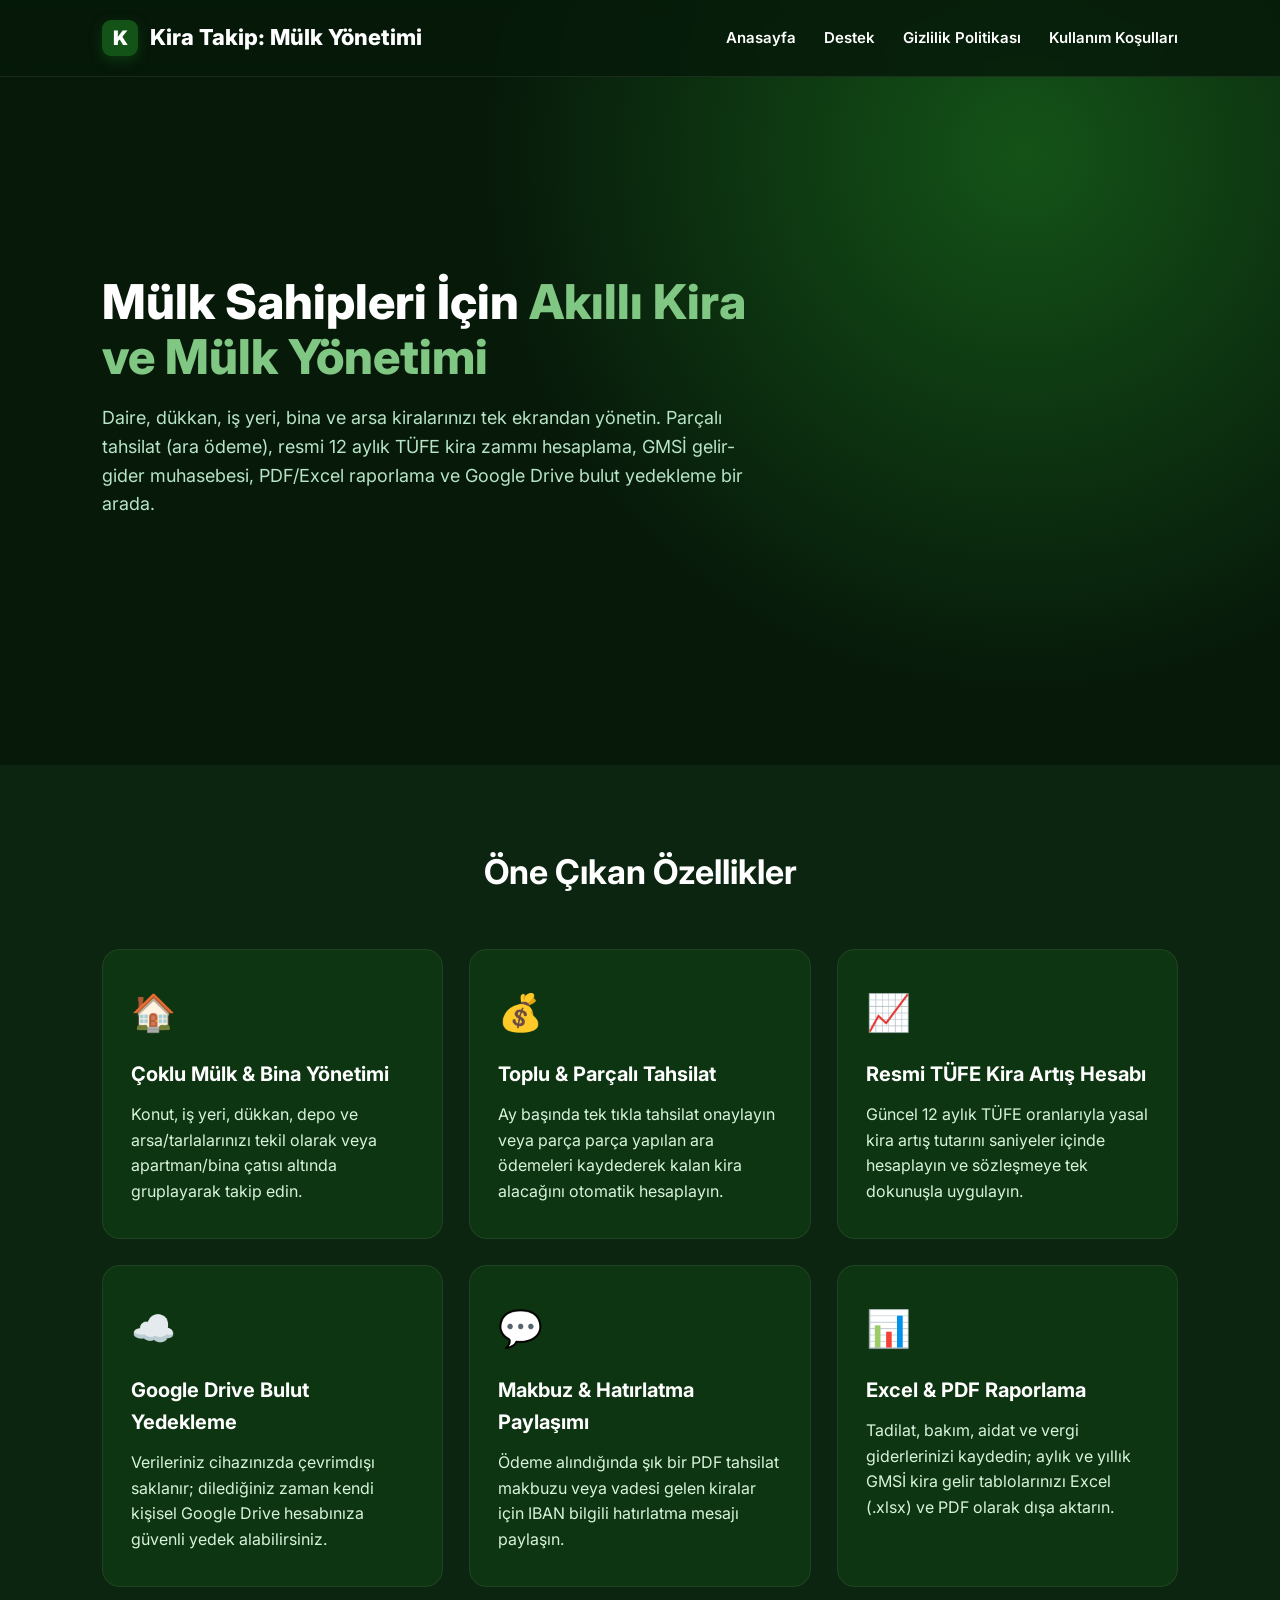
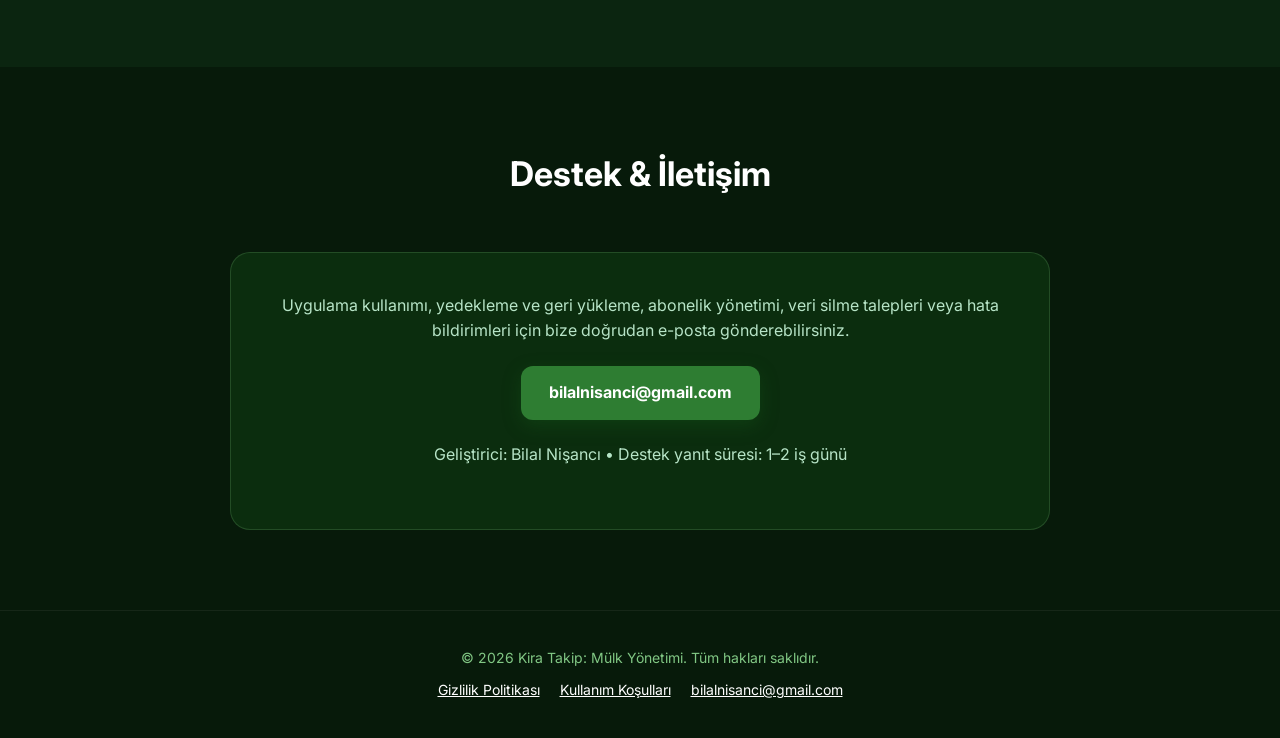
<file: index.html>
<!DOCTYPE html>
<html lang="tr">
<head>
    <meta charset="UTF-8">
    <meta name="viewport" content="width=device-width, initial-scale=1.0">
    <title>Kira Takip: Mülk Yönetimi | Kira, Sözleşme ve TÜFE Hesaplama</title>
    <meta name="description" content="Mülk sahipleri için iOS, iPadOS, macOS ve Android uyumlu kira takip programı. Gelir gider, sözleşme, parçalı tahsilat ve resmi TÜFE kira artış hesabı.">
    <link rel="stylesheet" href="style.css">
</head>
<body>

    <header>
        <div class="logo">
            <span class="logo-badge">K</span> Kira Takip: Mülk Yönetimi
        </div>
        <nav>
            <ul>
                <li><a href="index.html">Anasayfa</a></li>
                <li><a href="#destek">Destek</a></li>
                <li><a href="privacy.html">Gizlilik Politikası</a></li>
                <li><a href="terms.html">Kullanım Koşulları</a></li>
            </ul>
        </nav>
    </header>

    <section class="hero">
        <div class="hero-text">
            <h1>Mülk Sahipleri İçin <span>Akıllı Kira ve Mülk Yönetimi</span></h1>
            <p>Daire, dükkan, iş yeri, bina ve arsa kiralarınızı tek ekrandan yönetin. Parçalı tahsilat (ara ödeme), resmi 12 aylık TÜFE kira zammı hesaplama, GMSİ gelir-gider muhasebesi, PDF/Excel raporlama ve Google Drive bulut yedekleme bir arada.</p>
        </div>
    </section>

    <section class="features">
        <h2 class="section-title">Öne Çıkan Özellikler</h2>
        <div class="features-grid">
            <div class="feature-card">
                <div class="feature-icon">🏠</div>
                <h3>Çoklu Mülk &amp; Bina Yönetimi</h3>
                <p>Konut, iş yeri, dükkan, depo ve arsa/tarlalarınızı tekil olarak veya apartman/bina çatısı altında gruplayarak takip edin.</p>
            </div>
            <div class="feature-card">
                <div class="feature-icon">💰</div>
                <h3>Toplu &amp; Parçalı Tahsilat</h3>
                <p>Ay başında tek tıkla tahsilat onaylayın veya parça parça yapılan ara ödemeleri kaydederek kalan kira alacağını otomatik hesaplayın.</p>
            </div>
            <div class="feature-card">
                <div class="feature-icon">📈</div>
                <h3>Resmi TÜFE Kira Artış Hesabı</h3>
                <p>Güncel 12 aylık TÜFE oranlarıyla yasal kira artış tutarını saniyeler içinde hesaplayın ve sözleşmeye tek dokunuşla uygulayın.</p>
            </div>
            <div class="feature-card">
                <div class="feature-icon">☁️</div>
                <h3>Google Drive Bulut Yedekleme</h3>
                <p>Verileriniz cihazınızda çevrimdışı saklanır; dilediğiniz zaman kendi kişisel Google Drive hesabınıza güvenli yedek alabilirsiniz.</p>
            </div>
            <div class="feature-card">
                <div class="feature-icon">💬</div>
                <h3>Makbuz &amp; Hatırlatma Paylaşımı</h3>
                <p>Ödeme alındığında şık bir PDF tahsilat makbuzu veya vadesi gelen kiralar için IBAN bilgili hatırlatma mesajı paylaşın.</p>
            </div>
            <div class="feature-card">
                <div class="feature-icon">📊</div>
                <h3>Excel &amp; PDF Raporlama</h3>
                <p>Tadilat, bakım, aidat ve vergi giderlerinizi kaydedin; aylık ve yıllık GMSİ kira gelir tablolarınızı Excel (.xlsx) ve PDF olarak dışa aktarın.</p>
            </div>
        </div>
    </section>

    <section id="destek" class="support-section">
        <h2 class="section-title">Destek &amp; İletişim</h2>
        <div class="support-card">
            <p>Uygulama kullanımı, yedekleme ve geri yükleme, abonelik yönetimi, veri silme talepleri veya hata bildirimleri için bize doğrudan e-posta gönderebilirsiniz.</p>
            <a class="support-btn" href="mailto:bilalnisanci@gmail.com?subject=Kira%20Takip%20Destek">bilalnisanci@gmail.com</a>
            <p class="support-meta">Geliştirici: Bilal Nişancı &bull; Destek yanıt süresi: 1–2 iş günü</p>
        </div>
    </section>

    <footer>
        <p>&copy; 2026 Kira Takip: Mülk Yönetimi. Tüm hakları saklıdır.</p>
        <p style="margin-top: 10px;">
            <a href="privacy.html" style="text-decoration: underline; margin-right: 16px;">Gizlilik Politikası</a>
            <a href="terms.html" style="text-decoration: underline; margin-right: 16px;">Kullanım Koşulları</a>
            <a href="mailto:bilalnisanci@gmail.com" style="text-decoration: underline;">bilalnisanci@gmail.com</a>
        </p>
    </footer>

</body>
</html>
</file>
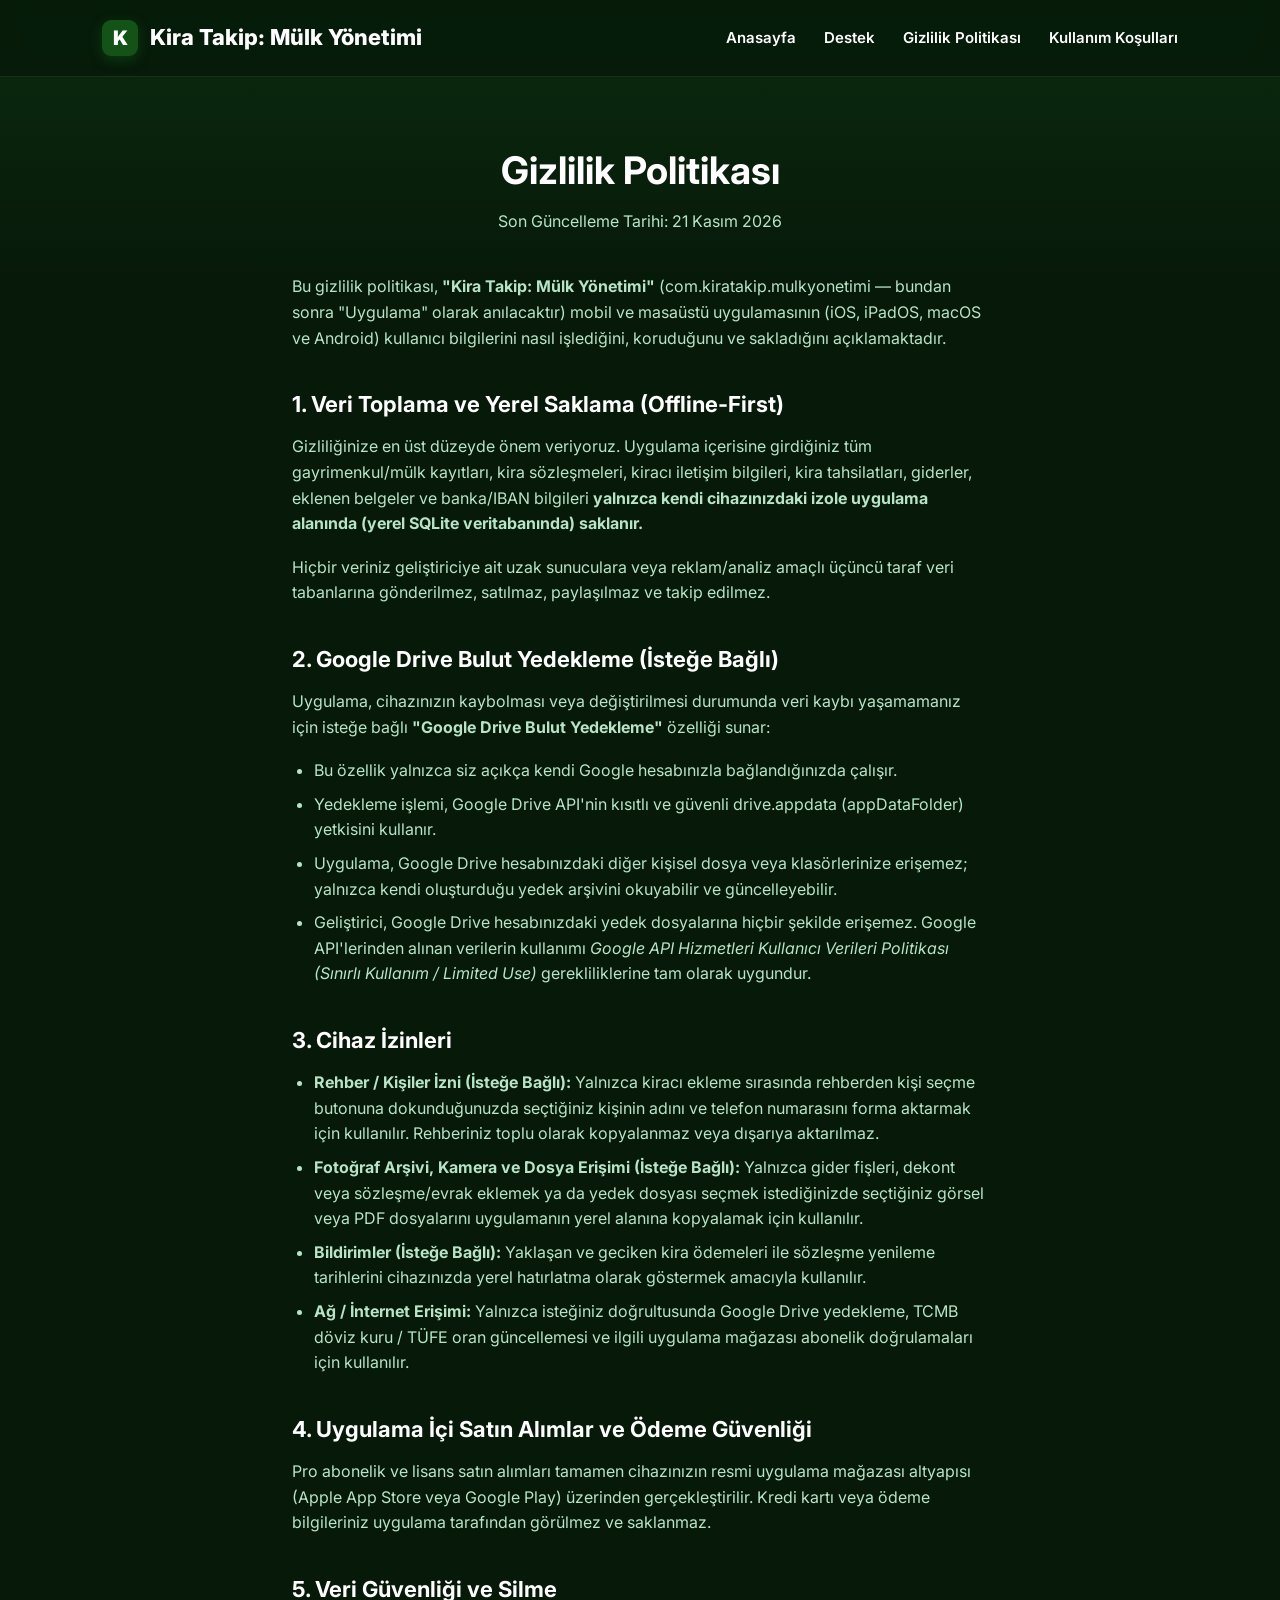
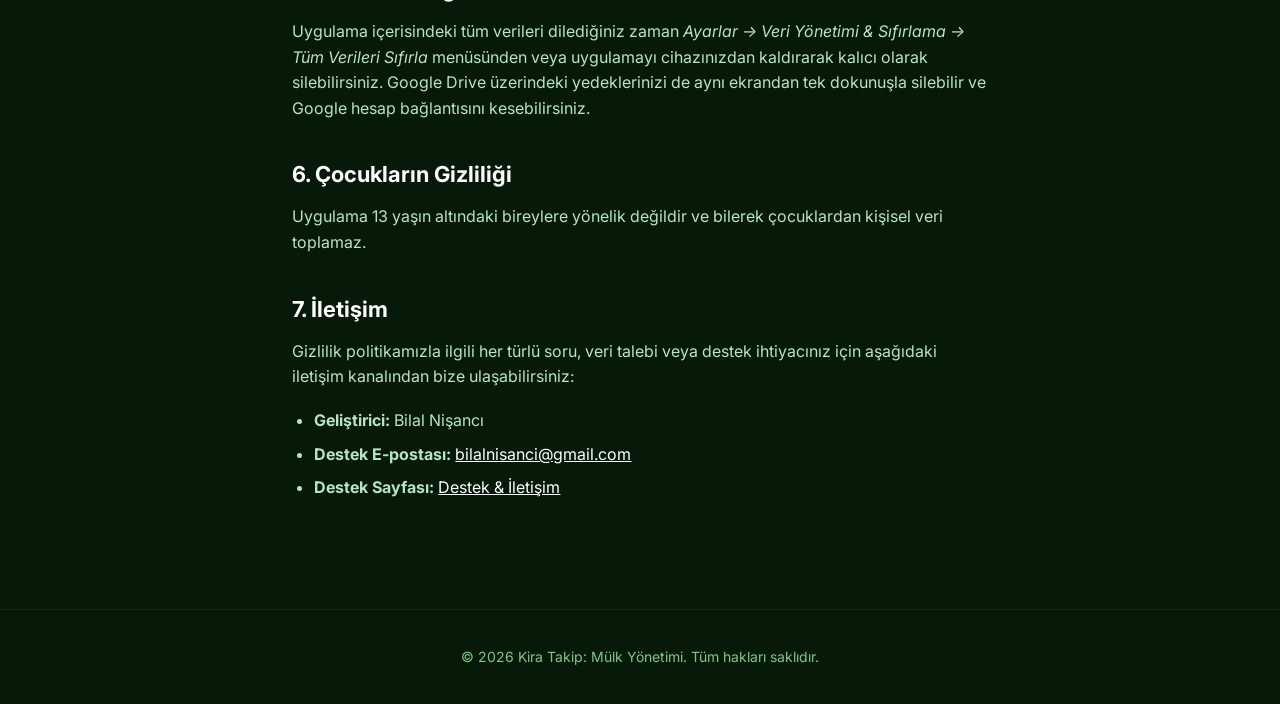
<file: privacy.html>
<!DOCTYPE html>
<html lang="tr">
<head>
    <meta charset="UTF-8">
    <meta name="viewport" content="width=device-width, initial-scale=1.0">
    <title>Gizlilik Politikası | Kira Takip: Mülk Yönetimi</title>
    <meta name="description" content="Kira Takip: Mülk Yönetimi mobil ve masaüstü uygulaması Gizlilik Politikası">
    <link rel="stylesheet" href="style.css">
</head>
<body>

    <header>
        <div class="logo">
            <span class="logo-badge">K</span> Kira Takip: Mülk Yönetimi
        </div>
        <nav>
            <ul>
                <li><a href="index.html">Anasayfa</a></li>
                <li><a href="index.html#destek">Destek</a></li>
                <li><a href="privacy.html">Gizlilik Politikası</a></li>
                <li><a href="terms.html">Kullanım Koşulları</a></li>
            </ul>
        </nav>
    </header>

    <div class="page-header">
        <h1>Gizlilik Politikası</h1>
        <p style="color: #B7E4C7;">Son Güncelleme Tarihi: 21 Kasım 2026</p>
    </div>

    <section class="privacy-content">
        <p>Bu gizlilik politikası, <strong>"Kira Takip: Mülk Yönetimi"</strong> (<code>com.kiratakip.mulkyonetimi</code> — bundan sonra "Uygulama" olarak anılacaktır) mobil ve masaüstü uygulamasının (iOS, iPadOS, macOS ve Android) kullanıcı bilgilerini nasıl işlediğini, koruduğunu ve sakladığını açıklamaktadır.</p>

        <h2>1. Veri Toplama ve Yerel Saklama (Offline-First)</h2>
        <p>Gizliliğinize en üst düzeyde önem veriyoruz. Uygulama içerisine girdiğiniz tüm gayrimenkul/mülk kayıtları, kira sözleşmeleri, kiracı iletişim bilgileri, kira tahsilatları, giderler, eklenen belgeler ve banka/IBAN bilgileri <strong>yalnızca kendi cihazınızdaki izole uygulama alanında (yerel SQLite veritabanında) saklanır.</strong></p>
        <p>Hiçbir veriniz geliştiriciye ait uzak sunuculara veya reklam/analiz amaçlı üçüncü taraf veri tabanlarına gönderilmez, satılmaz, paylaşılmaz ve takip edilmez.</p>

        <h2>2. Google Drive Bulut Yedekleme (İsteğe Bağlı)</h2>
        <p>Uygulama, cihazınızın kaybolması veya değiştirilmesi durumunda veri kaybı yaşamamanız için isteğe bağlı <strong>"Google Drive Bulut Yedekleme"</strong> özelliği sunar:</p>
        <ul>
            <li>Bu özellik yalnızca siz açıkça kendi Google hesabınızla bağlandığınızda çalışır.</li>
            <li>Yedekleme işlemi, Google Drive API'nin kısıtlı ve güvenli <code>drive.appdata</code> (<code>appDataFolder</code>) yetkisini kullanır.</li>
            <li>Uygulama, Google Drive hesabınızdaki diğer kişisel dosya veya klasörlerinize erişemez; yalnızca kendi oluşturduğu yedek arşivini okuyabilir ve güncelleyebilir.</li>
            <li>Geliştirici, Google Drive hesabınızdaki yedek dosyalarına hiçbir şekilde erişemez. Google API'lerinden alınan verilerin kullanımı <em>Google API Hizmetleri Kullanıcı Verileri Politikası (Sınırlı Kullanım / Limited Use)</em> gerekliliklerine tam olarak uygundur.</li>
        </ul>

        <h2>3. Cihaz İzinleri</h2>
        <ul>
            <li><strong>Rehber / Kişiler İzni (İsteğe Bağlı):</strong> Yalnızca kiracı ekleme sırasında rehberden kişi seçme butonuna dokunduğunuzda seçtiğiniz kişinin adını ve telefon numarasını forma aktarmak için kullanılır. Rehberiniz toplu olarak kopyalanmaz veya dışarıya aktarılmaz.</li>
            <li><strong>Fotoğraf Arşivi, Kamera ve Dosya Erişimi (İsteğe Bağlı):</strong> Yalnızca gider fişleri, dekont veya sözleşme/evrak eklemek ya da yedek dosyası seçmek istediğinizde seçtiğiniz görsel veya PDF dosyalarını uygulamanın yerel alanına kopyalamak için kullanılır.</li>
            <li><strong>Bildirimler (İsteğe Bağlı):</strong> Yaklaşan ve geciken kira ödemeleri ile sözleşme yenileme tarihlerini cihazınızda yerel hatırlatma olarak göstermek amacıyla kullanılır.</li>
            <li><strong>Ağ / İnternet Erişimi:</strong> Yalnızca isteğiniz doğrultusunda Google Drive yedekleme, TCMB döviz kuru / TÜFE oran güncellemesi ve ilgili uygulama mağazası abonelik doğrulamaları için kullanılır.</li>
        </ul>

        <h2>4. Uygulama İçi Satın Alımlar ve Ödeme Güvenliği</h2>
        <p>Pro abonelik ve lisans satın alımları tamamen cihazınızın resmi uygulama mağazası altyapısı (Apple App Store veya Google Play) üzerinden gerçekleştirilir. Kredi kartı veya ödeme bilgileriniz uygulama tarafından görülmez ve saklanmaz.</p>

        <h2>5. Veri Güvenliği ve Silme</h2>
        <p>Uygulama içerisindeki tüm verileri dilediğiniz zaman <em>Ayarlar &rarr; Veri Yönetimi &amp; Sıfırlama &rarr; Tüm Verileri Sıfırla</em> menüsünden veya uygulamayı cihazınızdan kaldırarak kalıcı olarak silebilirsiniz. Google Drive üzerindeki yedeklerinizi de aynı ekrandan tek dokunuşla silebilir ve Google hesap bağlantısını kesebilirsiniz.</p>

        <h2>6. Çocukların Gizliliği</h2>
        <p>Uygulama 13 yaşın altındaki bireylere yönelik değildir ve bilerek çocuklardan kişisel veri toplamaz.</p>

        <h2>7. İletişim</h2>
        <p>Gizlilik politikamızla ilgili her türlü soru, veri talebi veya destek ihtiyacınız için aşağıdaki iletişim kanalından bize ulaşabilirsiniz:</p>
        <ul>
            <li><strong>Geliştirici:</strong> Bilal Nişancı</li>
            <li><strong>Destek E-postası:</strong> <a href="mailto:bilalnisanci@gmail.com" style="text-decoration: underline;">bilalnisanci@gmail.com</a></li>
            <li><strong>Destek Sayfası:</strong> <a href="index.html#destek" style="text-decoration: underline;">Destek &amp; İletişim</a></li>
        </ul>
    </section>

    <footer>
        <p>&copy; 2026 Kira Takip: Mülk Yönetimi. Tüm hakları saklıdır.</p>
    </footer>

</body>
</html>
</file>
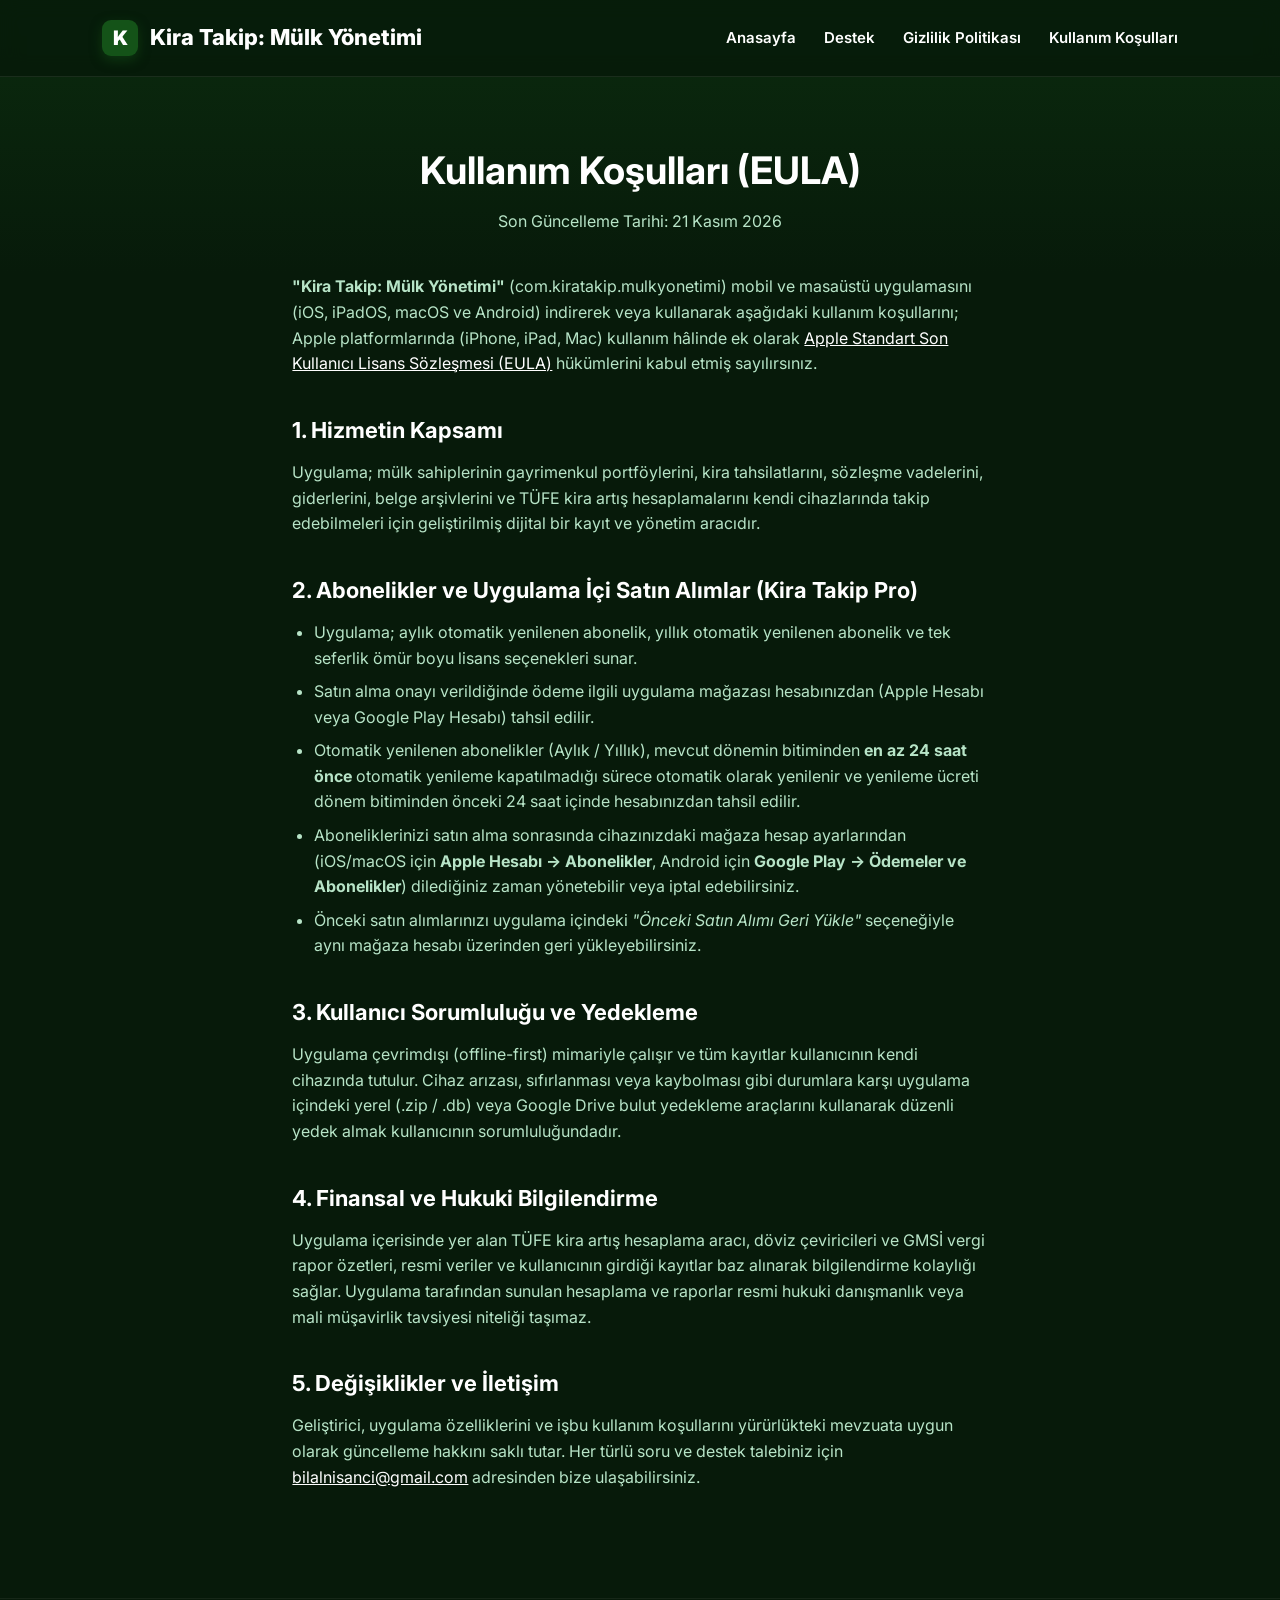
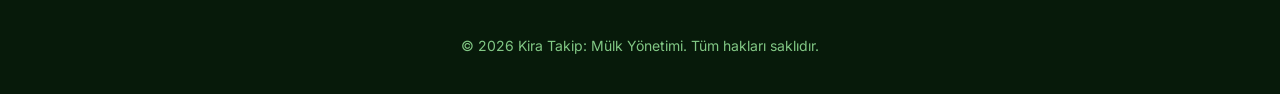
<file: terms.html>
<!DOCTYPE html>
<html lang="tr">
<head>
    <meta charset="UTF-8">
    <meta name="viewport" content="width=device-width, initial-scale=1.0">
    <title>Kullanım Koşulları | Kira Takip: Mülk Yönetimi</title>
    <meta name="description" content="Kira Takip: Mülk Yönetimi mobil ve masaüstü uygulaması Kullanım Koşulları ve EULA">
    <link rel="stylesheet" href="style.css">
</head>
<body>

    <header>
        <div class="logo">
            <span class="logo-badge">K</span> Kira Takip: Mülk Yönetimi
        </div>
        <nav>
            <ul>
                <li><a href="index.html">Anasayfa</a></li>
                <li><a href="index.html#destek">Destek</a></li>
                <li><a href="privacy.html">Gizlilik Politikası</a></li>
                <li><a href="terms.html">Kullanım Koşulları</a></li>
            </ul>
        </nav>
    </header>

    <div class="page-header">
        <h1>Kullanım Koşulları (EULA)</h1>
        <p style="color: #B7E4C7;">Son Güncelleme Tarihi: 21 Kasım 2026</p>
    </div>

    <section class="privacy-content">
        <p><strong>"Kira Takip: Mülk Yönetimi"</strong> (<code>com.kiratakip.mulkyonetimi</code>) mobil ve masaüstü uygulamasını (iOS, iPadOS, macOS ve Android) indirerek veya kullanarak aşağıdaki kullanım koşullarını; Apple platformlarında (iPhone, iPad, Mac) kullanım hâlinde ek olarak <a href="https://www.apple.com/legal/internet-services/itunes/dev/stdeula/" target="_blank" rel="noopener noreferrer" style="text-decoration: underline;">Apple Standart Son Kullanıcı Lisans Sözleşmesi (EULA)</a> hükümlerini kabul etmiş sayılırsınız.</p>

        <h2>1. Hizmetin Kapsamı</h2>
        <p>Uygulama; mülk sahiplerinin gayrimenkul portföylerini, kira tahsilatlarını, sözleşme vadelerini, giderlerini, belge arşivlerini ve TÜFE kira artış hesaplamalarını kendi cihazlarında takip edebilmeleri için geliştirilmiş dijital bir kayıt ve yönetim aracıdır.</p>

        <h2>2. Abonelikler ve Uygulama İçi Satın Alımlar (Kira Takip Pro)</h2>
        <ul>
            <li>Uygulama; aylık otomatik yenilenen abonelik, yıllık otomatik yenilenen abonelik ve tek seferlik ömür boyu lisans seçenekleri sunar.</li>
            <li>Satın alma onayı verildiğinde ödeme ilgili uygulama mağazası hesabınızdan (Apple Hesabı veya Google Play Hesabı) tahsil edilir.</li>
            <li>Otomatik yenilenen abonelikler (Aylık / Yıllık), mevcut dönemin bitiminden <strong>en az 24 saat önce</strong> otomatik yenileme kapatılmadığı sürece otomatik olarak yenilenir ve yenileme ücreti dönem bitiminden önceki 24 saat içinde hesabınızdan tahsil edilir.</li>
            <li>Aboneliklerinizi satın alma sonrasında cihazınızdaki mağaza hesap ayarlarından (iOS/macOS için <strong>Apple Hesabı &rarr; Abonelikler</strong>, Android için <strong>Google Play &rarr; Ödemeler ve Abonelikler</strong>) dilediğiniz zaman yönetebilir veya iptal edebilirsiniz.</li>
            <li>Önceki satın alımlarınızı uygulama içindeki <em>"Önceki Satın Alımı Geri Yükle"</em> seçeneğiyle aynı mağaza hesabı üzerinden geri yükleyebilirsiniz.</li>
        </ul>

        <h2>3. Kullanıcı Sorumluluğu ve Yedekleme</h2>
        <p>Uygulama çevrimdışı (offline-first) mimariyle çalışır ve tüm kayıtlar kullanıcının kendi cihazında tutulur. Cihaz arızası, sıfırlanması veya kaybolması gibi durumlara karşı uygulama içindeki yerel (<code>.zip</code> / <code>.db</code>) veya Google Drive bulut yedekleme araçlarını kullanarak düzenli yedek almak kullanıcının sorumluluğundadır.</p>

        <h2>4. Finansal ve Hukuki Bilgilendirme</h2>
        <p>Uygulama içerisinde yer alan TÜFE kira artış hesaplama aracı, döviz çeviricileri ve GMSİ vergi rapor özetleri, resmi veriler ve kullanıcının girdiği kayıtlar baz alınarak bilgilendirme kolaylığı sağlar. Uygulama tarafından sunulan hesaplama ve raporlar resmi hukuki danışmanlık veya mali müşavirlik tavsiyesi niteliği taşımaz.</p>

        <h2>5. Değişiklikler ve İletişim</h2>
        <p>Geliştirici, uygulama özelliklerini ve işbu kullanım koşullarını yürürlükteki mevzuata uygun olarak güncelleme hakkını saklı tutar. Her türlü soru ve destek talebiniz için <a href="mailto:bilalnisanci@gmail.com" style="text-decoration: underline;">bilalnisanci@gmail.com</a> adresinden bize ulaşabilirsiniz.</p>
    </section>

    <footer>
        <p>&copy; 2026 Kira Takip: Mülk Yönetimi. Tüm hakları saklıdır.</p>
    </footer>

</body>
</html>
</file>
<file: style.css>
@import url('https://fonts.googleapis.com/css2?family=Inter:wght@300;400;600;700;800&display=swap');

:root {
  --primary: #145318;
  --primary-light: #2E7D32;
  --bg-color: #071A0A;
  --surface: #103814;
  --text-light: #D8F3DC;
  --text-white: #FFFFFF;
  --accent: #81C784;
}

* {
  margin: 0;
  padding: 0;
  box-sizing: border-box;
  font-family: 'Inter', sans-serif;
}

body {
  background-color: var(--bg-color);
  color: var(--text-light);
  line-height: 1.6;
  overflow-x: hidden;
}

a {
  text-decoration: none;
  color: var(--text-white);
  transition: all 0.3s ease;
}

a:hover {
  color: var(--accent);
}

header {
  display: flex;
  justify-content: space-between;
  align-items: center;
  padding: 20px 8%;
  background: rgba(7, 26, 10, 0.85);
  backdrop-filter: blur(10px);
  position: fixed;
  width: 100%;
  top: 0;
  z-index: 1000;
  border-bottom: 1px solid rgba(255, 255, 255, 0.08);
}

.logo {
  font-size: 22px;
  font-weight: 800;
  color: var(--text-white);
  display: flex;
  align-items: center;
  gap: 12px;
}

.logo-badge {
  width: 36px;
  height: 36px;
  background-color: var(--primary);
  border-radius: 9px;
  display: inline-flex;
  align-items: center;
  justify-content: center;
  font-weight: 900;
  color: #FFFFFF;
  font-size: 20px;
  box-shadow: 0 4px 12px rgba(20, 83, 24, 0.5);
}

nav ul {
  list-style: none;
  display: flex;
  gap: 28px;
}

nav ul li a {
  font-weight: 600;
  font-size: 15px;
}

.hero {
  display: flex;
  align-items: center;
  justify-content: space-between;
  padding: 150px 8% 90px;
  min-height: 85vh;
  background: radial-gradient(circle at 80% 20%, var(--primary) 0%, transparent 45%);
}

.hero-text {
  max-width: 60%;
}

.hero-text h1 {
  font-size: 48px;
  font-weight: 800;
  color: var(--text-white);
  line-height: 1.15;
  margin-bottom: 20px;
}

.hero-text h1 span {
  color: var(--accent);
}

.hero-text p {
  font-size: 18px;
  margin-bottom: 32px;
  color: #B7E4C7;
}

.features {
  padding: 80px 8%;
  background-color: #0B2510;
}

.section-title {
  text-align: center;
  font-size: 34px;
  color: var(--text-white);
  margin-bottom: 50px;
}

.features-grid {
  display: grid;
  grid-template-columns: repeat(auto-fit, minmax(280px, 1fr));
  gap: 26px;
}

.feature-card {
  background: rgba(20, 83, 24, 0.35);
  padding: 34px 28px;
  border-radius: 18px;
  border: 1px solid rgba(255, 255, 255, 0.07);
}

.feature-icon {
  font-size: 36px;
  margin-bottom: 16px;
}

.feature-card h3 {
  color: var(--text-white);
  font-size: 20px;
  margin-bottom: 12px;
}

.page-header {
  padding: 140px 8% 40px;
  background: linear-gradient(180deg, rgba(20, 83, 24, 0.3) 0%, var(--bg-color) 100%);
  text-align: center;
}

.page-header h1 {
  font-size: 38px;
  color: var(--text-white);
  margin-bottom: 8px;
}

.privacy-content {
  padding: 0 8% 90px;
  max-width: 900px;
  margin: 0 auto;
}

.privacy-content h2 {
  color: var(--text-white);
  margin: 36px 0 12px;
  font-size: 22px;
}

.privacy-content p, .privacy-content ul {
  margin-bottom: 18px;
  font-size: 16px;
  color: #B7E4C7;
}

.privacy-content ul {
  padding-left: 22px;
}

.privacy-content li {
  margin-bottom: 8px;
}

.support-section {
  padding: 80px 8%;
  background-color: var(--bg-color);
}

.support-card {
  max-width: 820px;
  margin: 0 auto;
  background: rgba(20, 83, 24, 0.35);
  border: 1px solid rgba(129, 199, 132, 0.2);
  border-radius: 20px;
  padding: 40px 34px;
  text-align: center;
}

.support-card p {
  color: #B7E4C7;
  font-size: 16px;
  margin-bottom: 22px;
}

.support-btn {
  display: inline-block;
  background-color: var(--primary-light);
  color: var(--text-white);
  font-weight: 700;
  padding: 14px 28px;
  border-radius: 12px;
  font-size: 16px;
  box-shadow: 0 6px 18px rgba(20, 83, 24, 0.45);
}

.support-btn:hover {
  background-color: #388E3C;
  color: var(--text-white);
}

.support-meta {
  margin-top: 22px;
  font-size: 14px;
  color: var(--accent);
}

footer {
  text-align: center;
  padding: 36px 8%;
  border-top: 1px solid rgba(255, 255, 255, 0.06);
  color: #81C784;
  font-size: 14px;
}

@media (max-width: 900px) {
  .hero {
    flex-direction: column;
    text-align: center;
    padding-top: 120px;
  }
  .hero-text {
    max-width: 100%;
  }
  .hero-text h1 {
    font-size: 36px;
  }
}
</file>
